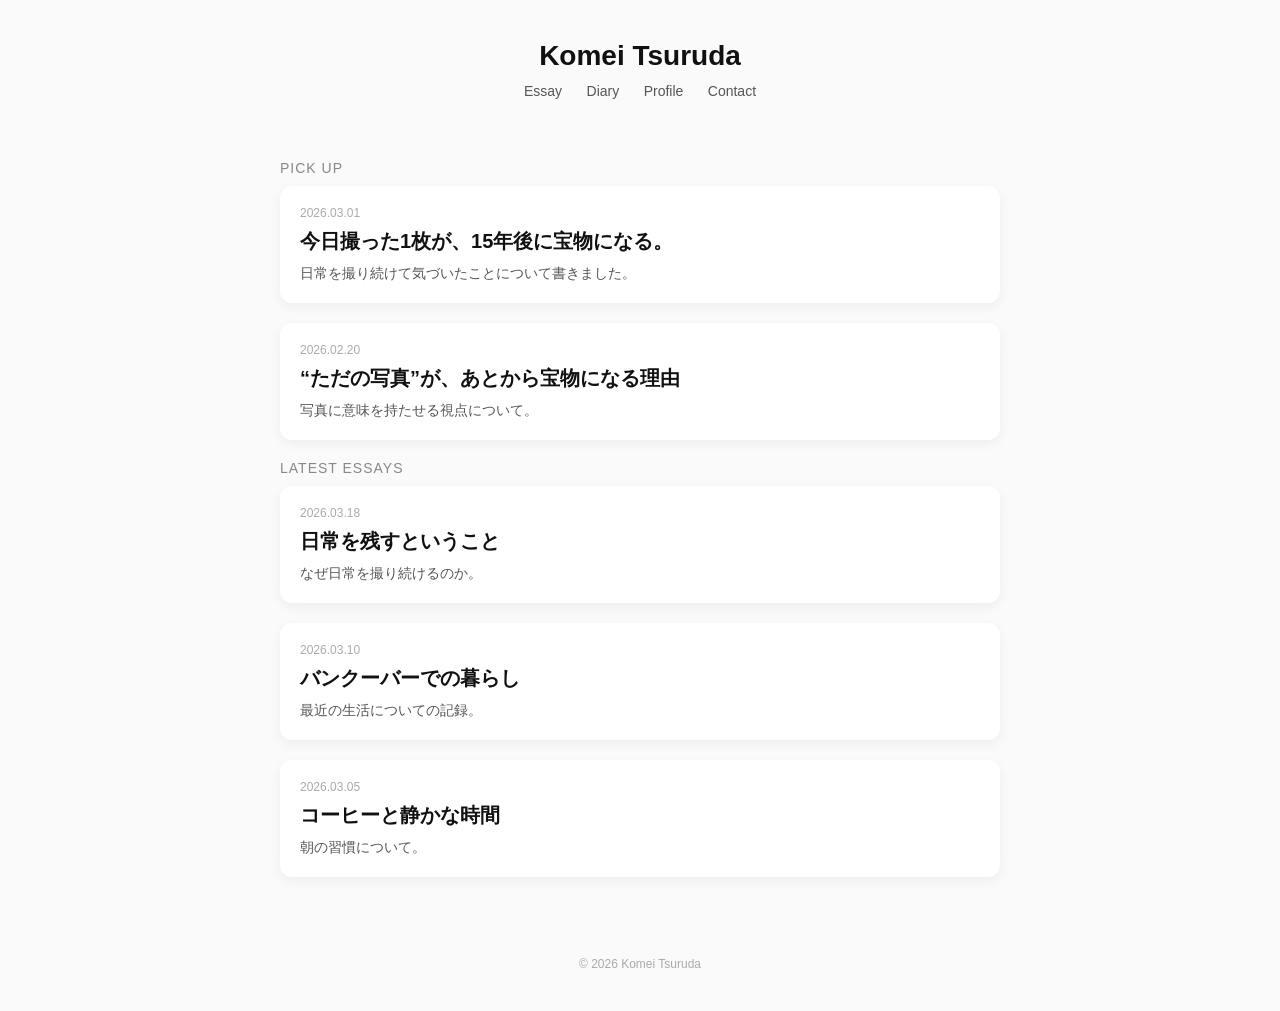
<file: index.html>
<!DOCTYPE html>
<html lang="ja">
<head>
  <meta charset="UTF-8">
  <meta name="viewport" content="width=device-width, initial-scale=1.0">
  <title>Komei Tsuruda</title>
  <style>
    body {
      font-family: -apple-system, BlinkMacSystemFont, "Helvetica Neue", Arial, sans-serif;
      margin: 0;
      background: #fafafa;
      color: #111;
    }

    header {
      padding: 40px 20px 20px;
      text-align: center;
    }

    header h1 {
      margin: 0;
      font-size: 28px;
      font-weight: 600;
    }

    nav {
      margin-top: 10px;
    }

    nav a {
      margin: 0 10px;
      text-decoration: none;
      color: #555;
      font-size: 14px;
    }

    .container {
      max-width: 720px;
      margin: 40px auto;
      padding: 0 20px;
    }

    .section-title {
      font-size: 14px;
      color: #888;
      margin-bottom: 10px;
      letter-spacing: 1px;
    }

    .card {
      background: #fff;
      padding: 20px;
      margin-bottom: 20px;
      border-radius: 12px;
      box-shadow: 0 4px 12px rgba(0,0,0,0.05);
    }

    .card h2 {
      margin: 0 0 10px;
      font-size: 20px;
    }

    .card p {
      margin: 0;
      color: #555;
      font-size: 14px;
    }

    .date {
      font-size: 12px;
      color: #aaa;
      margin-bottom: 8px;
    }

    footer {
      text-align: center;
      padding: 40px 20px;
      font-size: 12px;
      color: #aaa;
    }
  </style>
</head>
<body>

<header>
  <h1>Komei Tsuruda</h1>
  <nav>
    <a href="#">Essay</a>
    <a href="#">Diary</a>
    <a href="#">Profile</a>
    <a href="#">Contact</a>
  </nav>
</header>

<div class="container">

  <div class="section-title">PICK UP</div>

  <div class="card">
    <div class="date">2026.03.01</div>
    <h2>今日撮った1枚が、15年後に宝物になる。</h2>
    <p>日常を撮り続けて気づいたことについて書きました。</p>
  </div>

  <div class="card">
    <div class="date">2026.02.20</div>
    <h2>“ただの写真”が、あとから宝物になる理由</h2>
    <p>写真に意味を持たせる視点について。</p>
  </div>

  <div class="section-title">LATEST ESSAYS</div>

  <div class="card">
    <div class="date">2026.03.18</div>
    <h2>日常を残すということ</h2>
    <p>なぜ日常を撮り続けるのか。</p>
  </div>

  <div class="card">
    <div class="date">2026.03.10</div>
    <h2>バンクーバーでの暮らし</h2>
    <p>最近の生活についての記録。</p>
  </div>

  <div class="card">
    <div class="date">2026.03.05</div>
    <h2>コーヒーと静かな時間</h2>
    <p>朝の習慣について。</p>
  </div>

</div>

<footer>
  © 2026 Komei Tsuruda
</footer>

</body>
</html>
</file>
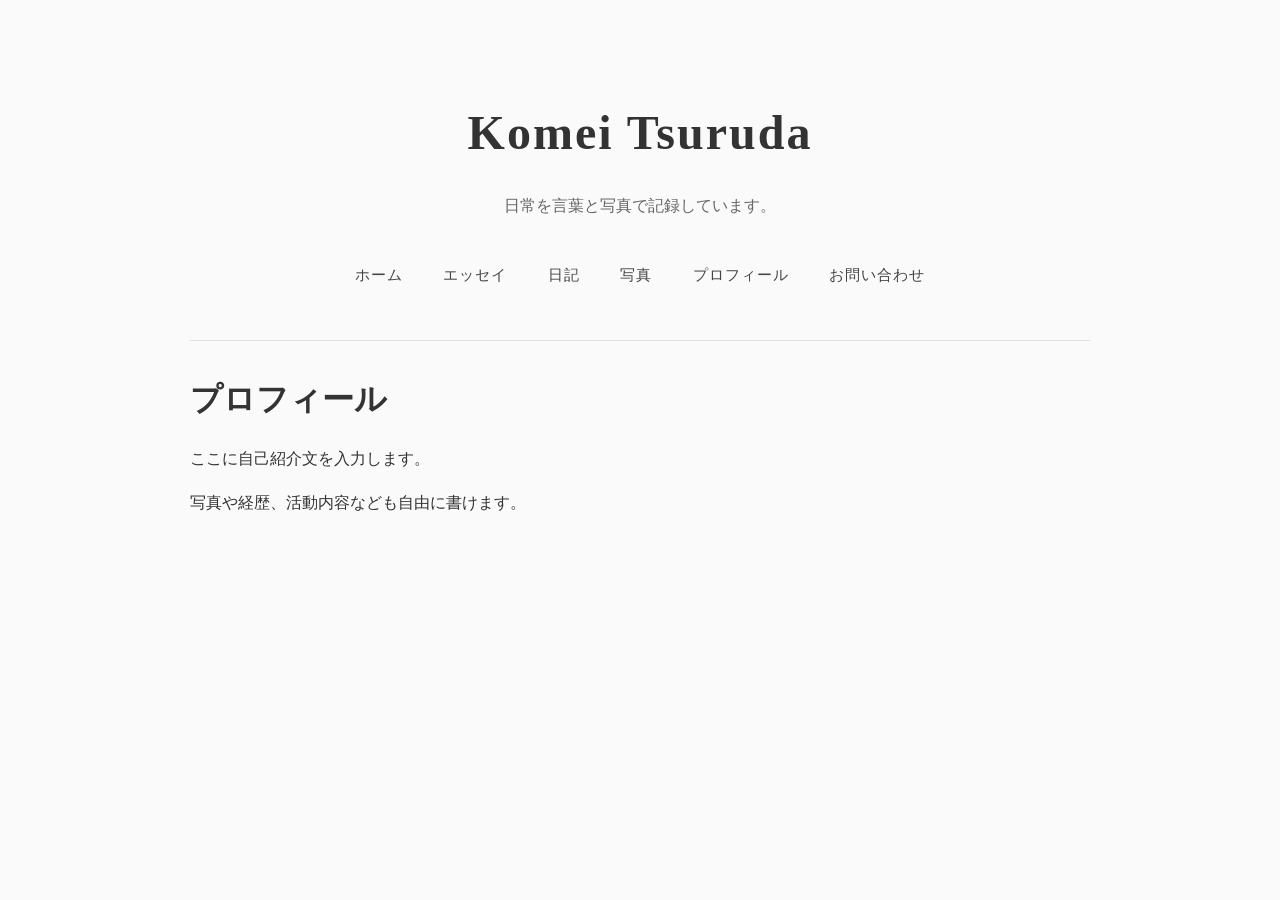
<file: about.html>
<!DOCTYPE html>
<html>
<head>
<meta charset="UTF-8">
<title>プロフィール | Komei Tsuruda</title>
<link rel="stylesheet" href="style.css">
</head>

<body>

<!-- 共通ヘッダー -->
<header>

<h1>Komei Tsuruda</h1>

<p>日常を言葉と写真で記録しています。</p>

</header>

<nav>

<a href="index.html">ホーム</a>
<a href="essay.html">エッセイ</a>
<a href="diary.html">日記</a>
<a href="photo.html">写真</a>
<a href="about.html">プロフィール</a>
<a href="contact.html">お問い合わせ</a>

</nav>
<hr>
<!-- 共通ヘッダーここまで -->

<h1>プロフィール</h1>

<p>ここに自己紹介文を入力します。</p>
<p>写真や経歴、活動内容なども自由に書けます。</p>

</body>
</html>
</file>
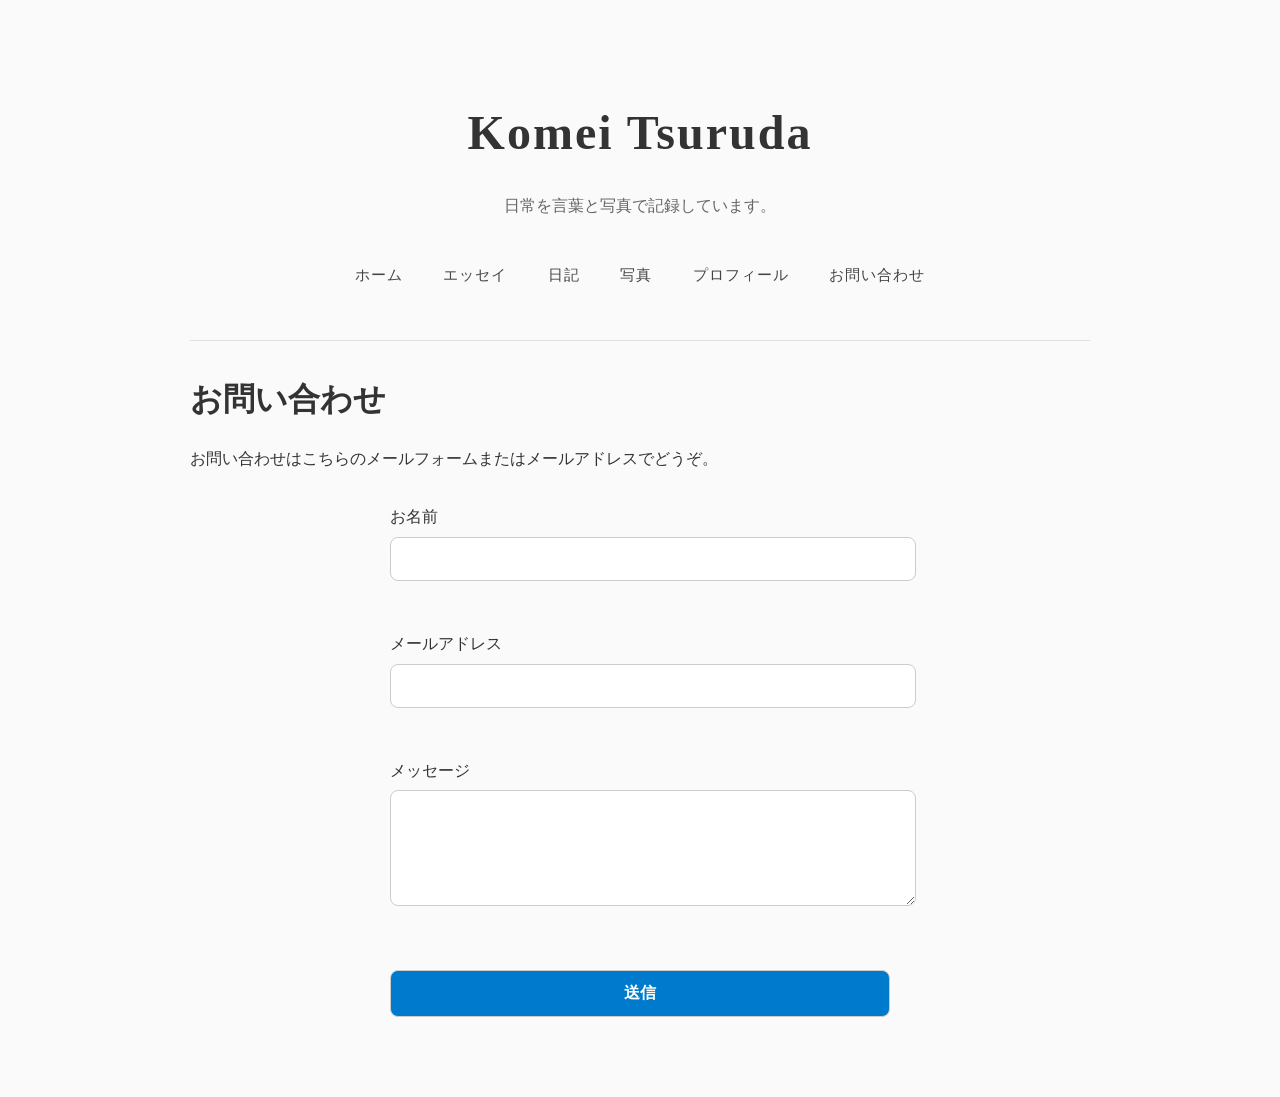
<file: contact.html>
<!DOCTYPE html>
<html>
<head>
<meta charset="UTF-8">
<title>お問い合わせ | Komei Tsuruda</title>
<link rel="stylesheet" href="style.css">
</head>

<body>

<!-- 共通ヘッダー -->
<header>

<h1>Komei Tsuruda</h1>

<p>日常を言葉と写真で記録しています。</p>

</header>

<nav>

<a href="index.html">ホーム</a>
<a href="essay.html">エッセイ</a>
<a href="diary.html">日記</a>
<a href="photo.html">写真</a>
<a href="about.html">プロフィール</a>
<a href="contact.html">お問い合わせ</a>

</nav>
<hr>
<!-- 共通ヘッダーここまで -->

<h1>お問い合わせ</h1>

<p>お問い合わせはこちらのメールフォームまたはメールアドレスでどうぞ。</p>
<form>
  <label>お名前<br><input type="text" name="name"></label><br><br>
  <label>メールアドレス<br><input type="email" name="email"></label><br><br>
  <label>メッセージ<br><textarea name="message" rows="5"></textarea></label><br><br>
  <button type="submit">送信</button>
</form>

</body>
</html>
</file>
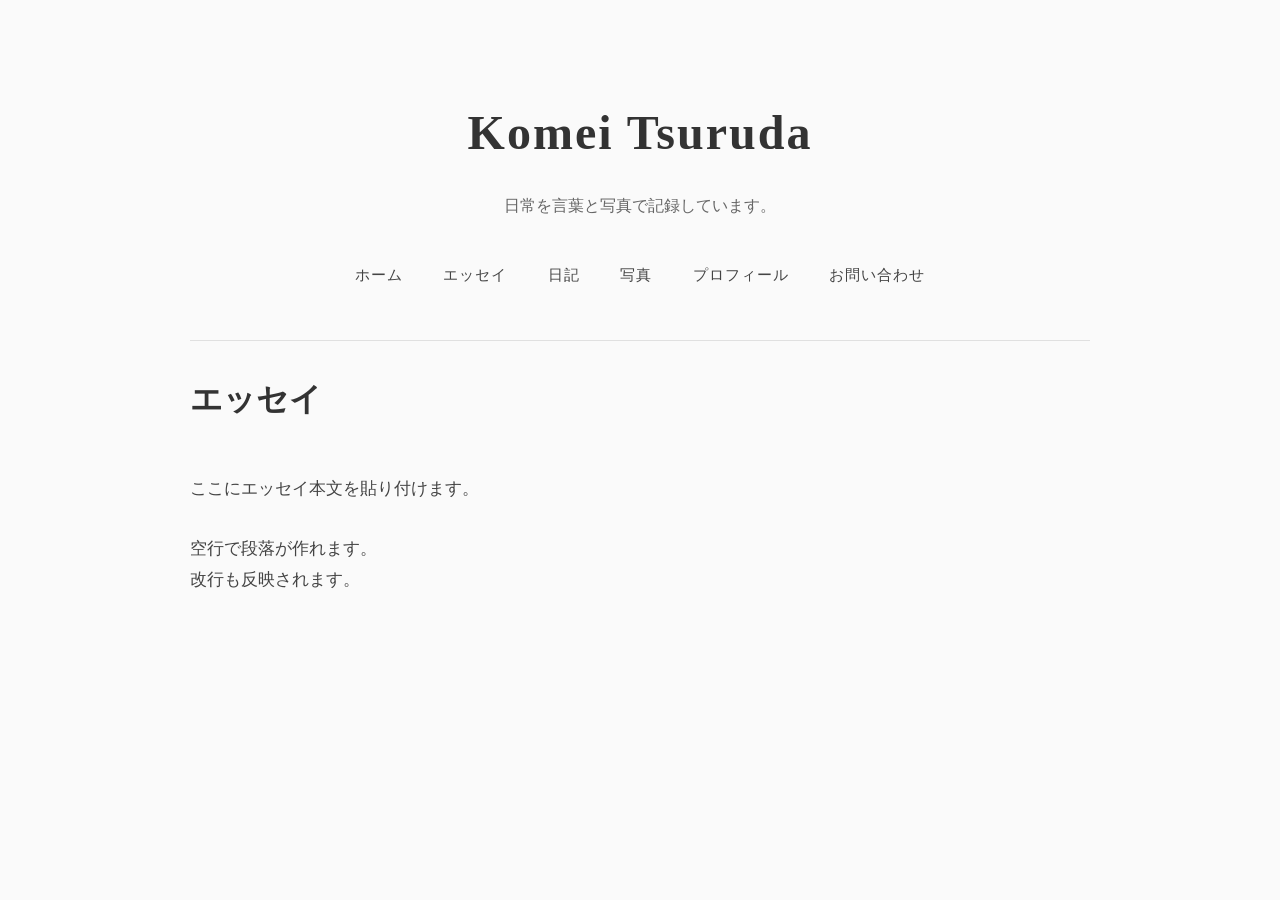
<file: essays.html>
<!DOCTYPE html>
<html>
<head>
<meta charset="UTF-8">
<title>エッセイ | Komei Tsuruda</title>
<link rel="stylesheet" href="style.css">
</head>

<body>

<!-- 共通ヘッダー -->
<header>

<h1>Komei Tsuruda</h1>

<p>日常を言葉と写真で記録しています。</p>

</header>

<nav>

<a href="index.html">ホーム</a>
<a href="essay.html">エッセイ</a>
<a href="diary.html">日記</a>
<a href="photo.html">写真</a>
<a href="about.html">プロフィール</a>
<a href="contact.html">お問い合わせ</a>

</nav>
<hr>
<!-- 共通ヘッダーここまで -->

<h1>エッセイ</h1>

<div class="essay-entry" style="white-space: pre-wrap;">
ここにエッセイ本文を貼り付けます。

空行で段落が作れます。
改行も反映されます。
</div>

</body>
</html>
</file>
<file: style.css>
/* ===========================
   全体
=========================== */
body {
  font-family: "Yu Gothic UI", "Hiragino Kaku Gothic Pro", Meiryo, sans-serif;
  line-height: 1.8;
  background: #fafafa; /* オフホワイト */
  color: #333333;      /* 柔らかい黒 */
  max-width: 900px;
  margin: 0 auto;
  padding: 30px;
}

/* ===========================
   ヘッダー
=========================== */
header {
  text-align: center;
  margin-bottom: 40px;
}

header h1 {
  font-size: 2.5em;
  font-weight: 700;
  letter-spacing: 1px;
  margin-bottom: 5px;
}

header p {
  font-size: 1.1em;
  color: #666666;
}

/* ===========================
   ナビゲーション
=========================== */
nav {
  text-align: center;
  margin-bottom: 40px;
}

nav a {
  text-decoration: none;
  color: #444444;
  margin: 0 15px;
  font-weight: 500;
  transition: color 0.3s;
}

nav a:hover {
  color: #007acc; /* 洗練カラーアクセント */
}

/* ===========================
   見出し
=========================== */
h1, h2 {
  margin-bottom: 15px;
}

h2 {
  font-size: 1.6em;
  margin-top: 50px;
  margin-bottom: 15px;
  border-bottom: 1px solid #e0e0e0;
  padding-bottom: 5px;
}

/* ===========================
   本文
=========================== */
#today-entry,
.essay-entry {
  white-space: pre-wrap;
  margin-bottom: 40px;
  font-size: 1.05em;
  color: #444444;
}

/* ===========================
   写真
=========================== */
.photos-grid {
  display: flex;
  flex-wrap: wrap;
  gap: 20px;
  justify-content: center;
  margin-bottom: 40px;
}

.photos-grid img {
  border-radius: 8px;
  max-width: 100%;
  height: auto;
  box-shadow: 0 4px 12px rgba(0,0,0,0.1);
  transition: transform 0.3s, box-shadow 0.3s;
}

.photos-grid img:hover {
  transform: translateY(-5px);
  box-shadow: 0 8px 20px rgba(0,0,0,0.15);
}

/* ===========================
   フォーム
=========================== */
form {
  max-width: 500px;
  margin: 30px auto;
}

input, textarea, button {
  width: 100%;
  padding: 12px;
  margin-top: 5px;
  margin-bottom: 20px;
  border: 1px solid #ccc;
  border-radius: 8px;
  font-size: 1em;
  font-family: inherit;
}

button {
  background-color: #007acc;
  color: #fff;
  cursor: pointer;
  font-weight: bold;
  transition: background-color 0.3s;
}

button:hover {
  background-color: #005fa3;
}

/* ===========================
   水平線
=========================== */
hr {
  border: none;
  border-top: 1px solid #e0e0e0;
  margin: 30px 0;
}

/* ===========================
   モバイル対応
=========================== */
@media screen and (max-width: 600px) {
  body {
    padding: 15px;
  }

  nav a {
    display: block;
    margin: 10px 0;
  }

  .photos-grid {
    flex-direction: column;
    gap: 15px;
  }
}
/* ===== 作家フォント ===== */

@import url('https://fonts.googleapis.com/css2?family=Playfair+Display:wght@400;600&family=Noto+Serif+JP:wght@400;500&display=swap');


/* ===== ヘッダー ===== */

header {
  text-align: center;
  margin-top: 60px;
  margin-bottom: 40px;
}

/* タイトル */

header h1 {
  font-family: 'Playfair Display', 'Noto Serif JP', serif;
  font-size: 48px;
  font-weight: 600;
  letter-spacing: 2px;
  margin-bottom: 10px;
}

/* サブタイトル */

header p {
  font-family: 'Noto Serif JP', serif;
  color: #666;
  font-size: 16px;
}


/* ===== ナビゲーション ===== */

nav {
  text-align: center;
  margin-bottom: 50px;
}

nav a {
  font-family: 'Noto Serif JP', serif;
  text-decoration: none;
  margin: 0 18px;
  color: #444;
  font-size: 15px;
  letter-spacing: 1px;
}

nav a:hover {
  opacity: 0.6;
}
</file>
